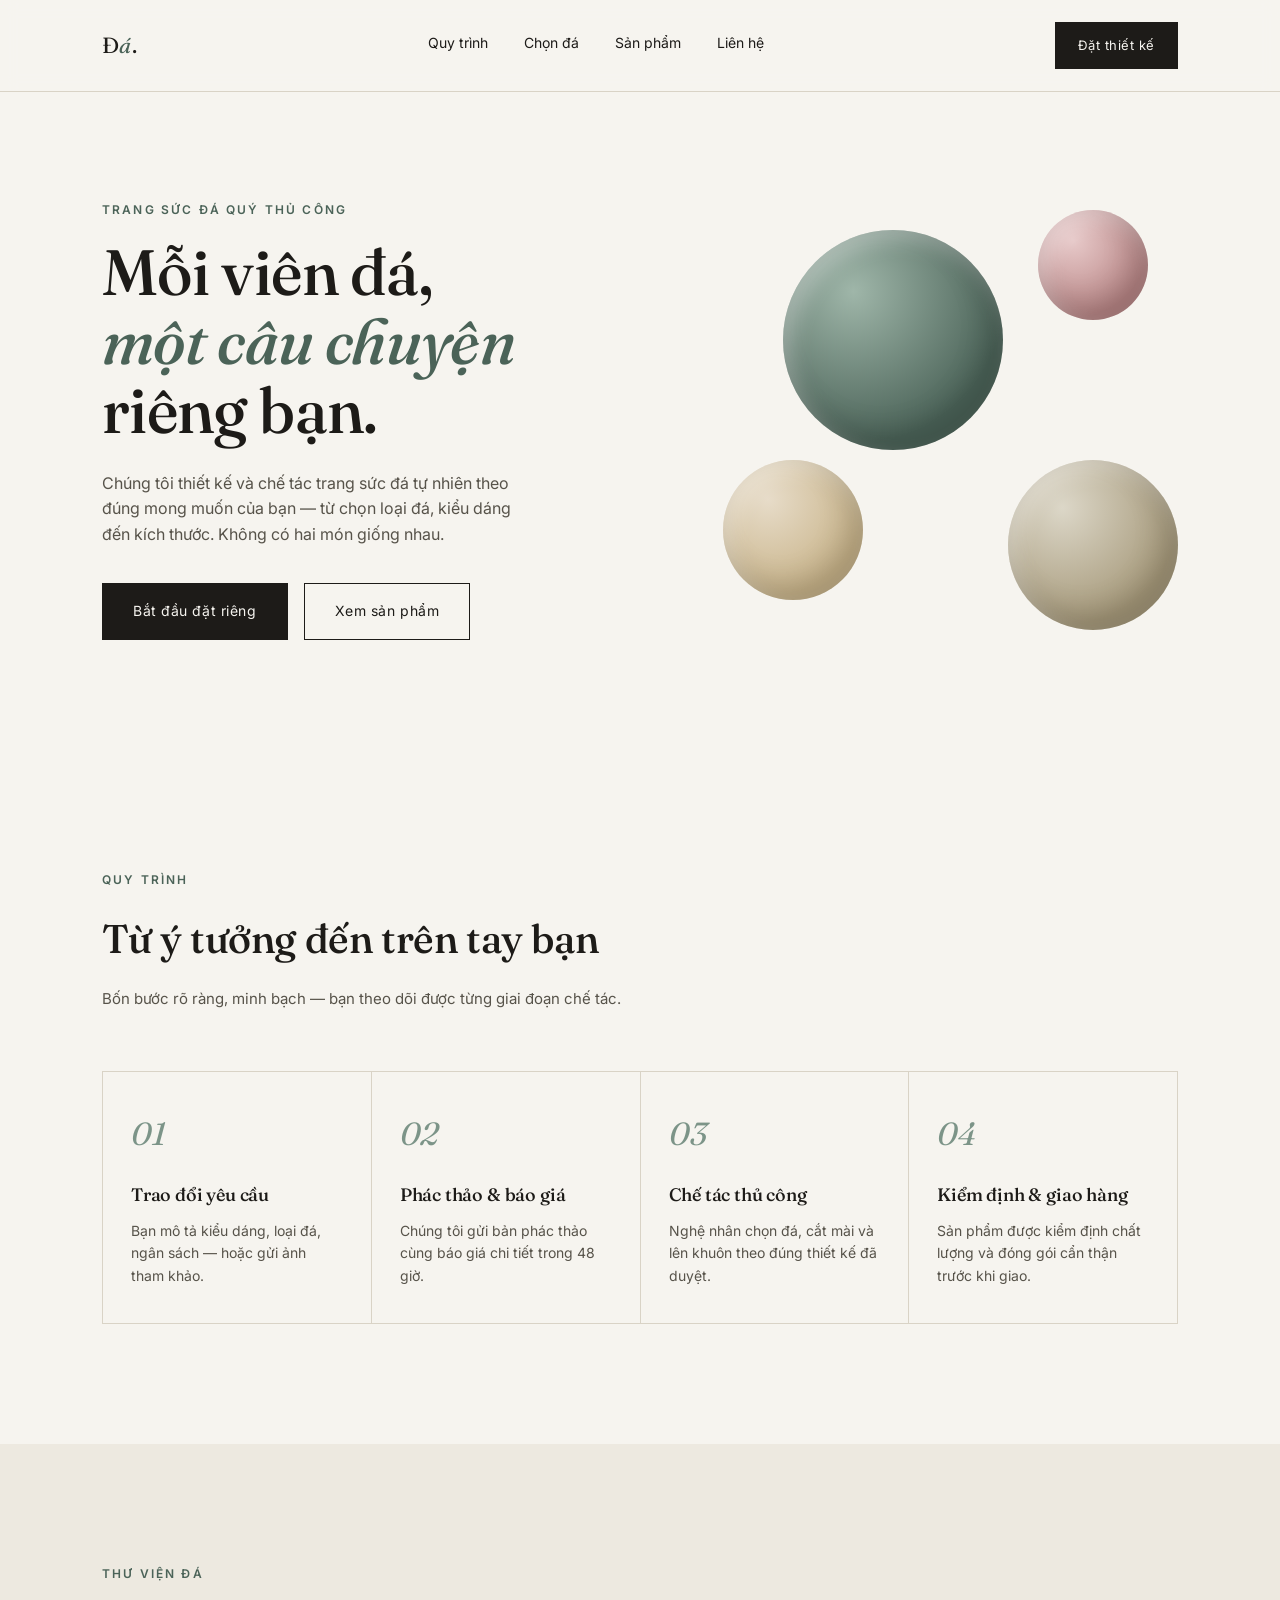
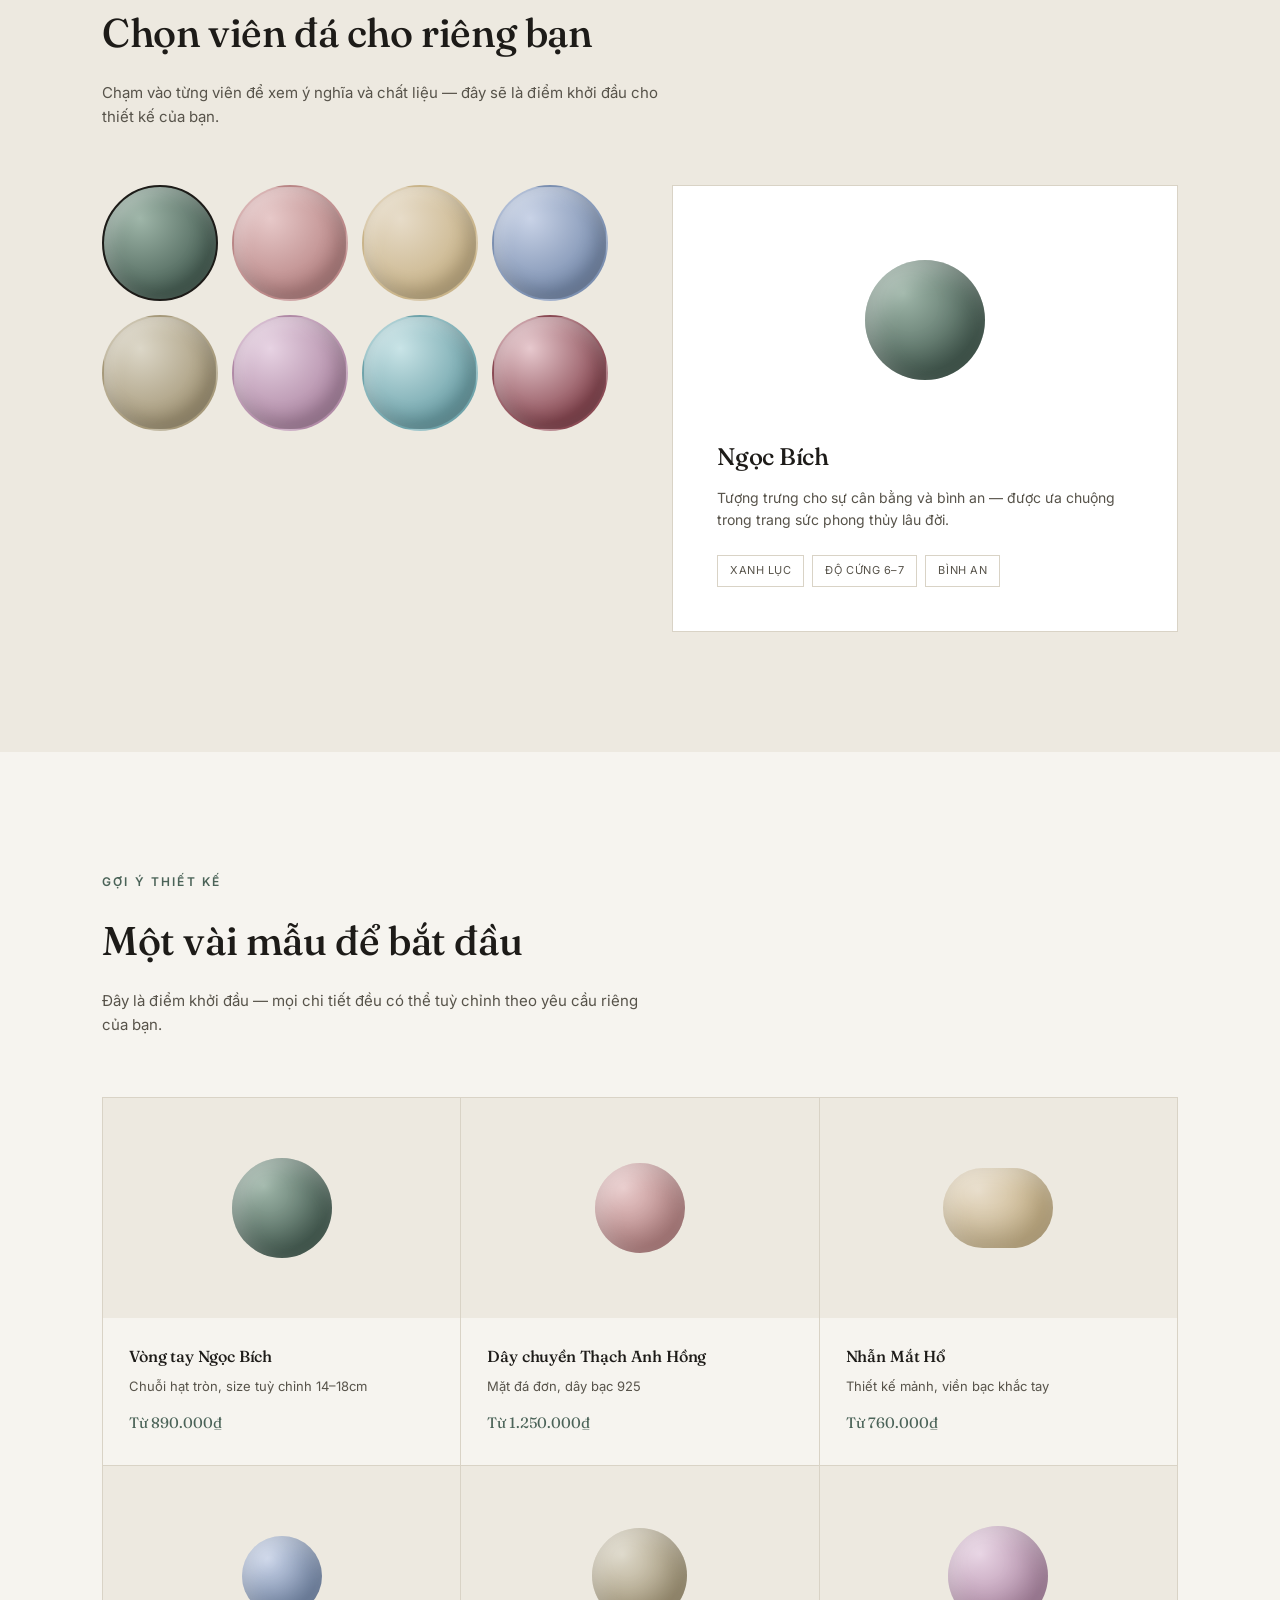
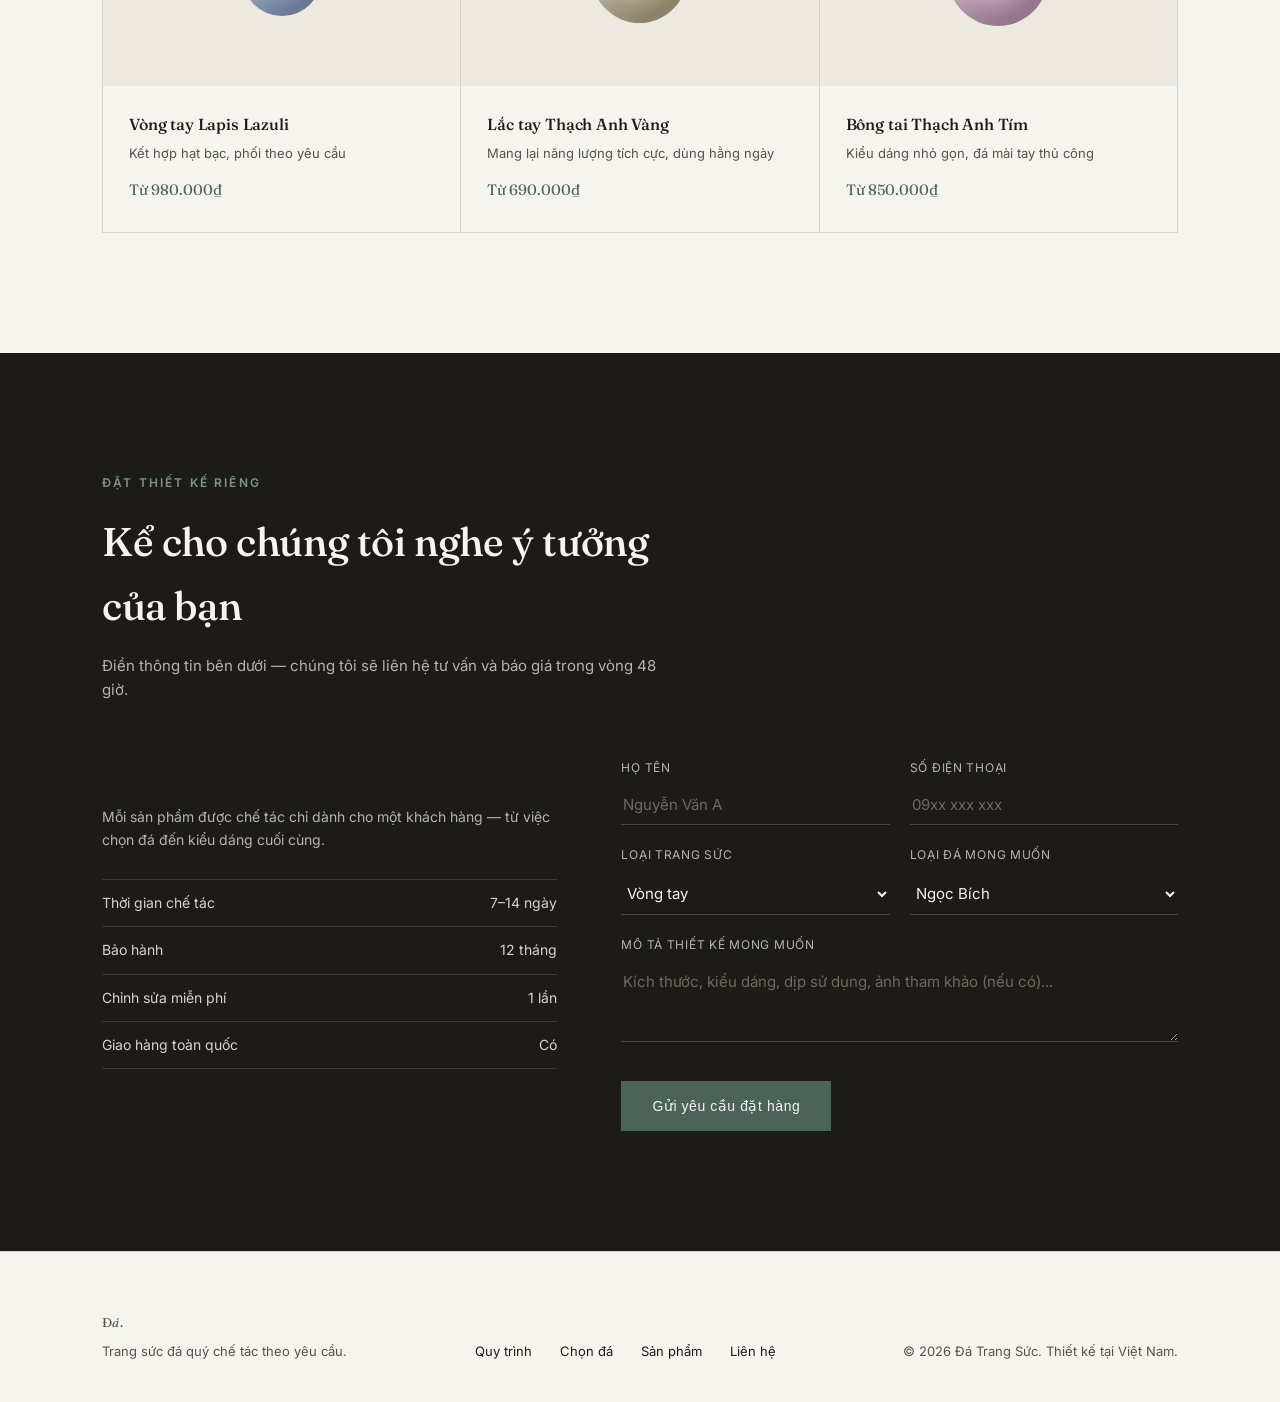
<file: index.html>
<!DOCTYPE html>
<html lang="vi">
<head>
<meta charset="UTF-8">
<meta name="viewport" content="width=device-width, initial-scale=1.0">
<title>ĐÁ — Trang sức đá quý theo yêu cầu</title>
<link rel="preconnect" href="https://fonts.googleapis.com">
<link rel="preconnect" href="https://fonts.gstatic.com" crossorigin>
<link href="https://fonts.googleapis.com/css2?family=Fraunces:opsz,wght@9..144,300;9..144,400;9..144,500;9..144,600&family=Inter:wght@300;400;500;600&display=swap" rel="stylesheet">
<link rel="stylesheet" href="style.css">
</head>
<body>

<header>
  <nav>
    <a href="#top" class="logo">Đ<em>á</em>.</a>
    <div class="nav-links">
      <a href="#quy-trinh">Quy trình</a>
      <a href="#chon-da">Chọn đá</a>
      <a href="#san-pham">Sản phẩm</a>
      <a href="#dat-hang">Liên hệ</a>
    </div>
    <a href="#dat-hang" class="btn nav-cta">Đặt thiết kế</a>
    <button class="nav-toggle" aria-label="Menu">☰</button>
  </nav>
</header>

<main id="top">

  <section class="hero">
    <div class="wrap">
      <div>
        <span class="eyebrow">Trang sức đá quý thủ công</span>
        <h1>Mỗi viên đá,<br><em>một câu chuyện</em> riêng bạn.</h1>
        <p>Chúng tôi thiết kế và chế tác trang sức đá tự nhiên theo đúng mong muốn của bạn — từ chọn loại đá, kiểu dáng đến kích thước. Không có hai món giống nhau.</p>
        <div class="hero-actions">
          <a href="#dat-hang" class="btn">Bắt đầu đặt riêng</a>
          <a href="#san-pham" class="btn btn-outline">Xem sản phẩm</a>
        </div>
      </div>
      <div class="stone-cluster">
        <div class="stone s1"></div>
        <div class="stone s2"></div>
        <div class="stone s3"></div>
        <div class="stone s4"></div>
      </div>
    </div>
  </section>

  <section id="quy-trinh">
    <div class="wrap">
      <div class="section-head reveal">
        <span class="eyebrow">Quy trình</span>
        <h2>Từ ý tưởng đến trên tay bạn</h2>
        <p>Bốn bước rõ ràng, minh bạch — bạn theo dõi được từng giai đoạn chế tác.</p>
      </div>
      <div class="process-list reveal">
        <div class="process-item">
          <span class="process-num">01</span>
          <h3>Trao đổi yêu cầu</h3>
          <p>Bạn mô tả kiểu dáng, loại đá, ngân sách — hoặc gửi ảnh tham khảo.</p>
        </div>
        <div class="process-item">
          <span class="process-num">02</span>
          <h3>Phác thảo & báo giá</h3>
          <p>Chúng tôi gửi bản phác thảo cùng báo giá chi tiết trong 48 giờ.</p>
        </div>
        <div class="process-item">
          <span class="process-num">03</span>
          <h3>Chế tác thủ công</h3>
          <p>Nghệ nhân chọn đá, cắt mài và lên khuôn theo đúng thiết kế đã duyệt.</p>
        </div>
        <div class="process-item">
          <span class="process-num">04</span>
          <h3>Kiểm định & giao hàng</h3>
          <p>Sản phẩm được kiểm định chất lượng và đóng gói cẩn thận trước khi giao.</p>
        </div>
      </div>
    </div>
  </section>

  <section id="chon-da" class="selector-section">
    <div class="wrap">
      <div class="section-head reveal">
        <span class="eyebrow">Thư viện đá</span>
        <h2>Chọn viên đá cho riêng bạn</h2>
        <p>Chạm vào từng viên để xem ý nghĩa và chất liệu — đây sẽ là điểm khởi đầu cho thiết kế của bạn.</p>
      </div>
      <div class="selector-grid reveal">
        <div class="swatch-wrap">
          <div class="swatches" id="swatchList"></div>
        </div>
        <div class="stone-preview">
          <div class="preview-visual">
            <div class="preview-stone" id="previewStone"></div>
          </div>
          <h3 class="preview-name" id="previewName">Ngọc Bích</h3>
          <p class="preview-meaning" id="previewMeaning">Tượng trưng cho sự cân bằng và bình an — được ưa chuộng trong trang sức phong thủy lâu đời.</p>
          <div class="preview-tags" id="previewTags">
            <span class="tag">Xanh lục</span>
            <span class="tag">Độ cứng 6–7</span>
            <span class="tag">Bình an</span>
          </div>
        </div>
      </div>
    </div>
  </section>

  <section id="san-pham">
    <div class="wrap">
      <div class="section-head reveal">
        <span class="eyebrow">Gợi ý thiết kế</span>
        <h2>Một vài mẫu để bắt đầu</h2>
        <p>Đây là điểm khởi đầu — mọi chi tiết đều có thể tuỳ chỉnh theo yêu cầu riêng của bạn.</p>
      </div>
      <div class="product-grid reveal">
        <div class="product-card">
          <div class="product-visual p1"><div class="stone"></div></div>
          <div class="product-info">
            <h3>Vòng tay Ngọc Bích</h3>
            <p>Chuỗi hạt tròn, size tuỳ chỉnh 14–18cm</p>
            <div class="price">Từ 890.000₫</div>
          </div>
        </div>
        <div class="product-card">
          <div class="product-visual p2"><div class="stone"></div></div>
          <div class="product-info">
            <h3>Dây chuyền Thạch Anh Hồng</h3>
            <p>Mặt đá đơn, dây bạc 925</p>
            <div class="price">Từ 1.250.000₫</div>
          </div>
        </div>
        <div class="product-card">
          <div class="product-visual p3"><div class="stone"></div></div>
          <div class="product-info">
            <h3>Nhẫn Mắt Hổ</h3>
            <p>Thiết kế mảnh, viền bạc khắc tay</p>
            <div class="price">Từ 760.000₫</div>
          </div>
        </div>
        <div class="product-card">
          <div class="product-visual p4"><div class="stone"></div></div>
          <div class="product-info">
            <h3>Vòng tay Lapis Lazuli</h3>
            <p>Kết hợp hạt bạc, phối theo yêu cầu</p>
            <div class="price">Từ 980.000₫</div>
          </div>
        </div>
        <div class="product-card">
          <div class="product-visual p5"><div class="stone"></div></div>
          <div class="product-info">
            <h3>Lắc tay Thạch Anh Vàng</h3>
            <p>Mang lại năng lượng tích cực, dùng hằng ngày</p>
            <div class="price">Từ 690.000₫</div>
          </div>
        </div>
        <div class="product-card">
          <div class="product-visual p6"><div class="stone"></div></div>
          <div class="product-info">
            <h3>Bông tai Thạch Anh Tím</h3>
            <p>Kiểu dáng nhỏ gọn, đá mài tay thủ công</p>
            <div class="price">Từ 850.000₫</div>
          </div>
        </div>
      </div>
    </div>
  </section>

  <section id="dat-hang" class="order-section">
    <div class="wrap">
      <div class="section-head reveal">
        <span class="eyebrow">Đặt thiết kế riêng</span>
        <h2>Kể cho chúng tôi nghe ý tưởng của bạn</h2>
        <p>Điền thông tin bên dưới — chúng tôi sẽ liên hệ tư vấn và báo giá trong vòng 48 giờ.</p>
      </div>
      <div class="order-grid reveal">
        <div class="order-note">
          <h3>Vì sao chọn thiết kế riêng?</h3>
          <p>Mỗi sản phẩm được chế tác chỉ dành cho một khách hàng — từ việc chọn đá đến kiểu dáng cuối cùng.</p>
          <ul>
            <li><span>Thời gian chế tác</span><span>7–14 ngày</span></li>
            <li><span>Bảo hành</span><span>12 tháng</span></li>
            <li><span>Chỉnh sửa miễn phí</span><span>1 lần</span></li>
            <li><span>Giao hàng toàn quốc</span><span>Có</span></li>
          </ul>
        </div>
        <form id="orderForm">
          <div class="form-row">
            <div>
              <label for="name">Họ tên</label>
              <input type="text" id="name" placeholder="Nguyễn Văn A" required>
            </div>
            <div>
              <label for="phone">Số điện thoại</label>
              <input type="tel" id="phone" placeholder="09xx xxx xxx" required>
            </div>
          </div>
          <div class="form-row">
            <div>
              <label for="type">Loại trang sức</label>
              <select id="type">
                <option>Vòng tay</option>
                <option>Dây chuyền</option>
                <option>Nhẫn</option>
                <option>Bông tai</option>
                <option>Khác</option>
              </select>
            </div>
            <div>
              <label for="stone">Loại đá mong muốn</label>
              <select id="stone">
                <option>Ngọc Bích</option>
                <option>Thạch Anh Hồng</option>
                <option>Mắt Hổ</option>
                <option>Lapis Lazuli</option>
                <option>Thạch Anh Vàng</option>
                <option>Thạch Anh Tím</option>
                <option>Chưa chắc chắn — cần tư vấn</option>
              </select>
            </div>
          </div>
          <div>
            <label for="note">Mô tả thiết kế mong muốn</label>
            <textarea id="note" placeholder="Kích thước, kiểu dáng, dịp sử dụng, ảnh tham khảo (nếu có)..."></textarea>
          </div>
          <div class="form-submit">
            <button type="submit" class="btn">Gửi yêu cầu đặt hàng</button>
            <p class="form-success" id="formSuccess">Cảm ơn bạn! Yêu cầu đã được ghi nhận — chúng tôi sẽ liên hệ trong vòng 48 giờ.</p>
          </div>
        </form>
      </div>
    </div>
  </section>

</main>

<footer>
  <div class="wrap footer-grid">
    <div>
      <p class="logo" style="margin-bottom:8px;">Đ<em>á</em>.</p>
      <p>Trang sức đá quý chế tác theo yêu cầu.</p>
    </div>
    <div class="footer-links">
      <a href="#quy-trinh">Quy trình</a>
      <a href="#chon-da">Chọn đá</a>
      <a href="#san-pham">Sản phẩm</a>
      <a href="#dat-hang">Liên hệ</a>
    </div>
    <p>© 2026 Đá Trang Sức. Thiết kế tại Việt Nam.</p>
  </div>
</footer>

<script src="script.js"></script>
</body>
</html>
</file>
<file: style.css>
:root{
    --bone:#F6F4EF;
    --bone-deep:#EDE9E0;
    --ink:#1D1B18;
    --ink-soft:#57534A;
    --jade:#4B6358;
    --jade-soft:#7C9488;
    --line:#D9D3C6;
    --white:#FFFFFF;
    --radius:2px;
  }

  *{margin:0;padding:0;box-sizing:border-box;}
  html{scroll-behavior:smooth;}
  body{
    background:var(--bone);
    color:var(--ink);
    font-family:'Inter',sans-serif;
    font-weight:400;
    line-height:1.6;
    -webkit-font-smoothing:antialiased;
  }
  h1,h2,h3,.display{
    font-family:'Fraunces',serif;
    font-weight:500;
    letter-spacing:-0.01em;
    color:var(--ink);
  }
  a{color:inherit;text-decoration:none;}
  img{max-width:100%;display:block;}
  .wrap{max-width:1140px;margin:0 auto;padding:0 32px;}
  section{padding:120px 0;}
  .eyebrow{
    font-family:'Inter',sans-serif;
    font-size:12px;
    letter-spacing:0.18em;
    text-transform:uppercase;
    color:var(--jade);
    font-weight:600;
    margin-bottom:18px;
    display:block;
  }
  .btn{
    display:inline-flex;
    align-items:center;
    gap:10px;
    padding:16px 30px;
    background:var(--ink);
    color:var(--bone);
    font-size:14px;
    letter-spacing:0.04em;
    border:1px solid var(--ink);
    cursor:pointer;
    transition:background .25s ease, color .25s ease;
  }
  .btn:hover{background:transparent;color:var(--ink);}
  .btn-outline{
    background:transparent;
    color:var(--ink);
    border:1px solid var(--ink);
  }
  .btn-outline:hover{background:var(--ink);color:var(--bone);}
  :focus-visible{outline:2px solid var(--jade);outline-offset:3px;}

  /* NAV */
  header{
    position:fixed;top:0;left:0;right:0;z-index:100;
    background:rgba(246,244,239,0.88);
    backdrop-filter:blur(8px);
    border-bottom:1px solid var(--line);
  }
  nav{
    display:flex;align-items:center;justify-content:space-between;
    padding:22px 32px;max-width:1140px;margin:0 auto;
  }
  .logo{font-family:'Fraunces',serif;font-size:22px;letter-spacing:0.02em;}
  .logo em{font-style:italic;color:var(--jade);}
  .nav-links{display:flex;gap:36px;font-size:14px;}
  .nav-links a{position:relative;padding-bottom:4px;}
  .nav-links a::after{
    content:'';position:absolute;left:0;bottom:0;width:0;height:1px;
    background:var(--jade);transition:width .25s ease;
  }
  .nav-links a:hover::after{width:100%;}
  .nav-cta{font-size:13px;padding:12px 22px;}
  .nav-toggle{display:none;background:none;border:none;font-size:22px;cursor:pointer;color:var(--ink);}

  /* HERO */
  .hero{
    padding:200px 0 110px;
    position:relative;
    overflow:hidden;
  }
  .hero .wrap{
    display:grid;grid-template-columns:1.1fr 0.9fr;gap:64px;align-items:center;
  }
  .hero h1{
    font-size:clamp(38px,5vw,64px);
    line-height:1.08;
    margin-bottom:26px;
  }
  .hero h1 em{font-style:italic;color:var(--jade);}
  .hero p{
    max-width:440px;color:var(--ink-soft);font-size:16px;margin-bottom:36px;
  }
  .hero-actions{display:flex;gap:16px;flex-wrap:wrap;}

  .stone-cluster{
    position:relative;height:420px;display:flex;align-items:center;justify-content:center;
  }
  .stone{
    position:absolute;border-radius:50%;
    box-shadow:inset -12px -14px 30px rgba(0,0,0,0.18), inset 8px 10px 20px rgba(255,255,255,0.35);
  }
  .s1{width:220px;height:220px;background:radial-gradient(circle at 32% 28%, #9FB6A9, #4B6358 70%);top:20px;left:60px;animation:float 7s ease-in-out infinite;}
  .s2{width:140px;height:140px;background:radial-gradient(circle at 32% 28%, #E7DCC9, #C9B48A 70%);bottom:30px;left:0;animation:float 8s ease-in-out infinite 1s;}
  .s3{width:110px;height:110px;background:radial-gradient(circle at 32% 28%, #E7C9C9, #B98686 70%);top:0;right:30px;animation:float 6s ease-in-out infinite .5s;}
  .s4{width:170px;height:170px;background:radial-gradient(circle at 32% 28%, #DCD7C8, #A6997A 70%);bottom:0;right:0;animation:float 9s ease-in-out infinite 1.5s;}
  @keyframes float{
    0%,100%{transform:translateY(0px);}
    50%{transform:translateY(-14px);}
  }
  @media (prefers-reduced-motion: reduce){
    .stone{animation:none;}
    html{scroll-behavior:auto;}
  }

  /* PROCESS */
  .process-list{
    display:grid;grid-template-columns:repeat(4,1fr);gap:1px;
    background:var(--line);border:1px solid var(--line);margin-top:60px;
  }
  .process-item{background:var(--bone);padding:36px 28px;}
  .process-num{
    font-family:'Fraunces',serif;font-style:italic;font-size:32px;color:var(--jade-soft);
    display:block;margin-bottom:22px;
  }
  .process-item h3{font-size:18px;margin-bottom:10px;font-weight:500;}
  .process-item p{font-size:14px;color:var(--ink-soft);}

  .section-head{max-width:560px;}
  .section-head h2{font-size:clamp(28px,3.4vw,40px);margin-bottom:16px;}
  .section-head p{color:var(--ink-soft);font-size:15px;}

  /* STONE SELECTOR — signature element */
  .selector-section{background:var(--bone-deep);}
  .selector-grid{
    display:grid;grid-template-columns:1fr 1fr;gap:64px;margin-top:56px;align-items:start;
  }
  .swatches{display:grid;grid-template-columns:repeat(4,1fr);gap:14px;}
  .swatch{
    aspect-ratio:1;border-radius:50%;cursor:pointer;border:2px solid transparent;
    box-shadow:inset -8px -10px 18px rgba(0,0,0,0.2), inset 6px 8px 16px rgba(255,255,255,0.3);
    transition:transform .2s ease, border-color .2s ease;
    position:relative;
  }
  .swatch:hover{transform:translateY(-4px);}
  .swatch.active{border-color:var(--ink);}
  .swatch-label{
    text-align:center;font-size:12px;margin-top:10px;color:var(--ink-soft);
  }
  .swatch-wrap{display:flex;flex-direction:column;}

  .stone-preview{
    background:var(--white);border:1px solid var(--line);padding:44px;
  }
  .preview-visual{
    width:100%;height:180px;display:flex;align-items:center;justify-content:center;margin-bottom:28px;
  }
  .preview-stone{
    width:120px;height:120px;border-radius:50%;
    box-shadow:inset -14px -16px 30px rgba(0,0,0,0.22), inset 10px 12px 22px rgba(255,255,255,0.35);
    transition:background 0.4s ease;
  }
  .preview-name{font-family:'Fraunces',serif;font-size:24px;margin-bottom:10px;}
  .preview-meaning{color:var(--ink-soft);font-size:14px;margin-bottom:24px;}
  .preview-tags{display:flex;gap:8px;flex-wrap:wrap;}
  .tag{
    font-size:11px;letter-spacing:0.05em;text-transform:uppercase;
    border:1px solid var(--line);padding:6px 12px;color:var(--ink-soft);
  }

  /* PRODUCTS */
  .product-grid{
    display:grid;grid-template-columns:repeat(3,1fr);gap:1px;
    background:var(--line);border:1px solid var(--line);margin-top:60px;
  }
  .product-card{background:var(--bone);padding:0;overflow:hidden;}
  .product-visual{
    height:220px;display:flex;align-items:center;justify-content:center;
    background:var(--bone-deep);position:relative;
  }
  .product-visual .stone{position:static;}
  .p1 .stone{width:100px;height:100px;background:radial-gradient(circle at 32% 28%, #9FB6A9, #4B6358 70%);}
  .p2 .stone{width:90px;height:90px;background:radial-gradient(circle at 32% 28%, #E7C9C9, #B98686 70%);}
  .p3 .stone{width:110px;height:80px;border-radius:50px;background:radial-gradient(circle at 32% 28%, #E7DCC9, #C9B48A 70%);}
  .p4 .stone{width:80px;height:80px;background:radial-gradient(circle at 32% 28%, #C9D3E7, #7B8FB0 70%);}
  .p5 .stone{width:95px;height:95px;background:radial-gradient(circle at 32% 28%, #DCD7C8, #A6997A 70%);}
  .p6 .stone{width:100px;height:100px;background:radial-gradient(circle at 32% 28%, #E7D3E3, #B08AA6 70%);}
  .product-info{padding:26px 26px 30px;}
  .product-info h3{font-size:16px;font-weight:500;margin-bottom:6px;}
  .product-info p{font-size:13px;color:var(--ink-soft);}
  .product-info .price{margin-top:14px;font-family:'Fraunces',serif;font-size:15px;color:var(--jade);}

  /* ORDER FORM */
  .order-section{background:var(--ink);color:var(--bone);}
  .order-section .eyebrow{color:var(--jade-soft);}
  .order-section .section-head h2{color:var(--bone);}
  .order-section .section-head p{color:#B9B4A9;}
  .order-grid{display:grid;grid-template-columns:0.9fr 1.1fr;gap:64px;margin-top:56px;}
  .order-note h3{font-size:20px;font-weight:500;margin-bottom:16px;}
  .order-note p{color:#B9B4A9;font-size:14px;margin-bottom:28px;}
  .order-note ul{list-style:none;}
  .order-note li{
    font-size:14px;color:#D8D4C9;padding:12px 0;border-top:1px solid #3A382F;
    display:flex;justify-content:space-between;
  }
  .order-note li:last-child{border-bottom:1px solid #3A382F;}

  form{display:flex;flex-direction:column;gap:20px;}
  .form-row{display:grid;grid-template-columns:1fr 1fr;gap:20px;}
  label{
    font-size:12px;letter-spacing:0.06em;text-transform:uppercase;color:#B9B4A9;
    display:block;margin-bottom:8px;
  }
  input,select,textarea{
    width:100%;background:transparent;border:none;border-bottom:1px solid #4A4738;
    color:var(--bone);font-family:'Inter',sans-serif;font-size:15px;padding:10px 2px;
    transition:border-color .2s ease;
  }
  input::placeholder,textarea::placeholder{color:#6E6B5C;}
  input:focus,select:focus,textarea:focus{border-color:var(--jade-soft);}
  select option{background:var(--ink);color:var(--bone);}
  textarea{resize:vertical;min-height:80px;}
  .form-submit{margin-top:12px;}
  .order-section .btn{background:var(--jade);border-color:var(--jade);color:var(--bone);}
  .order-section .btn:hover{background:transparent;color:var(--jade-soft);border-color:var(--jade-soft);}
  .form-success{
    display:none;padding:16px 0;font-size:14px;color:var(--jade-soft);
  }
  .form-success.show{display:block;}

  /* FOOTER */
  footer{padding:60px 0 40px;border-top:1px solid var(--line);}
  .footer-grid{display:flex;justify-content:space-between;align-items:flex-end;flex-wrap:wrap;gap:24px;}
  .footer-grid p{font-size:13px;color:var(--ink-soft);}
  .footer-links{display:flex;gap:28px;font-size:13px;}

  .reveal{opacity:0;transform:translateY(16px);transition:opacity .6s ease, transform .6s ease;}
  .reveal.in{opacity:1;transform:translateY(0);}

  @media (max-width:860px){
    .nav-links{display:none;}
    .nav-toggle{display:block;}
    .hero .wrap{grid-template-columns:1fr;}
    .stone-cluster{height:280px;order:-1;}
    .process-list{grid-template-columns:1fr 1fr;}
    .selector-grid{grid-template-columns:1fr;}
    .product-grid{grid-template-columns:1fr 1fr;}
    .order-grid{grid-template-columns:1fr;}
    .form-row{grid-template-columns:1fr;}
    section{padding:80px 0;}
  }
  @media (max-width:520px){
    .process-list{grid-template-columns:1fr;}
    .product-grid{grid-template-columns:1fr;}
    .swatches{grid-template-columns:repeat(3,1fr);}
  }
</file>
